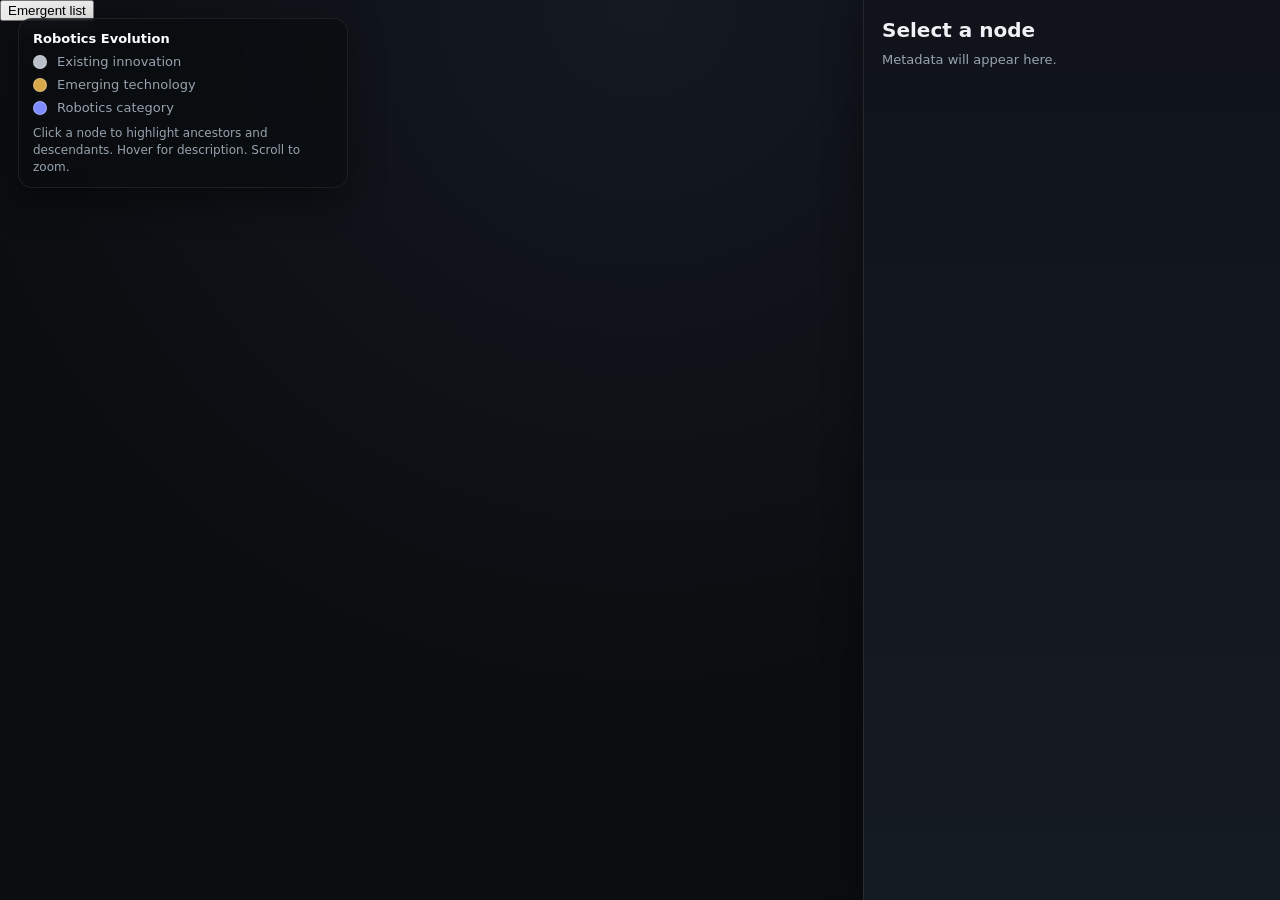
<file: index.html>
<!DOCTYPE html>
<html lang="en">
<head>
  <meta charset="UTF-8" />
  <meta name="viewport" content="width=device-width, initial-scale=1.0" />
  <title>Robotics Innovation Graph</title>

  <script src="https://d3js.org/d3.v7.min.js"></script>
  <style>
    :root{
      --bg:#0b0d10; --panel:#10141a; --panel2:#151b22; --text:#eef2f6; --muted:#97a3af;
      --existing:#b9c0ca; --emerging:#d7a94b; --category:#7f8cff; --accent:#d4af37;
      --shadow:0 12px 36px rgba(0,0,0,.45);
    }
    html,body{margin:0;width:100%;height:100%;overflow:hidden;background:radial-gradient(circle at top,#141922 0%,#0b0d10 62%);color:var(--text);font-family:Inter,ui-sans-serif,system-ui,-apple-system,BlinkMacSystemFont,"Segoe UI",sans-serif;}
    #app{display:flex;width:100vw;height:100vh;}
    #graph-wrap{flex:1;position:relative;overflow:hidden;}
    #sidebar{width:380px;min-width:320px;max-width:440px;background:linear-gradient(180deg,var(--panel) 0%,var(--panel2) 100%);border-left:1px solid rgba(255,255,255,.08);box-shadow:var(--shadow);padding:18px;overflow-y:auto;}
    #sidebar h2{margin:0 0 8px;font-size:20px;}
    #sidebar .sub{color:var(--muted);font-size:13px;margin-bottom:16px;line-height:1.5;}
    .meta-section{margin-bottom:18px;border-top:1px solid rgba(255,255,255,.08);padding-top:14px;}
    .meta-section h3{margin:0 0 8px;font-size:13px;text-transform:uppercase;letter-spacing:.08em;color:#cfd6df;}
    .kv{display:grid;grid-template-columns:130px 1fr;gap:8px 12px;font-size:13px;line-height:1.45;}
    .k{color:var(--muted);}
    .v{color:var(--text);white-space:pre-wrap;}
    #tooltip{position:absolute;pointer-events:none;opacity:0;background:rgba(8,10,13,.96);color:white;border:1px solid rgba(255,255,255,.12);border-radius:10px;padding:10px 12px;max-width:360px;font-size:13px;line-height:1.45;box-shadow:var(--shadow);transform:translate(12px,12px);z-index:10;}
    #legend{position:absolute;left:18px;top:18px;background:rgba(10,12,15,.75);backdrop-filter:blur(10px);border:1px solid rgba(255,255,255,.08);border-radius:14px;padding:12px 14px;box-shadow:var(--shadow);z-index:5;font-size:13px;}
    .legend-row{display:flex;align-items:center;gap:10px;margin-top:8px;color:var(--muted);}
    .swatch{width:12px;height:12px;border-radius:50%;border:1px solid rgba(255,255,255,.25);}
    #hint{margin-top:10px;font-size:12px;color:var(--muted);max-width:300px;line-height:1.4;}
    svg{width:100%;height:100%;display:block;}
    .cluster-band{fill:rgba(255,255,255,.02);stroke:rgba(255,255,255,.06);stroke-width:1;}
    .cluster-label{font-size:12px;fill:rgba(255,255,255,.35);letter-spacing:.06em;text-transform:uppercase;pointer-events:none;}
    .gridline{stroke:rgba(255,255,255,.06);stroke-width:1;}
    .axis-label{fill:rgba(255,255,255,.30);font-size:11px;}
    .link{fill:none;stroke:rgba(255,255,255,.2);stroke-width:1.25;opacity:.85;stroke-linecap:round;}
    .link.highlight{stroke:#ffffff;stroke-width:2.6;opacity:1;}
    .link.dim{opacity:.08;}
    .node{cursor:pointer;}
    .node circle{stroke:rgba(255,255,255,.35);stroke-width:1.2;filter:drop-shadow(0 6px 12px rgba(0,0,0,.4));}
    .node text{fill:var(--text);font-size:12px;pointer-events:none;paint-order:stroke;stroke:rgba(11,13,16,.9);stroke-width:4px;stroke-linejoin:round;}
    .node.highlight circle{stroke:#ffffff;stroke-width:2.2;}
    .node.selected circle{stroke:var(--accent);stroke-width:2.8;}
    .node.dim{opacity:.14;}
  </style>
</head>
<body>
<div id="app">
  <div id="graph-wrap">
    <button class="top-btn" onclick="window.location.href='robotics_emergent_list.html'">
  Emergent list
</button>
    <div id="legend">
      <div style="font-weight:600;color:#fff;">Robotics Evolution</div>
      <div class="legend-row"><span class="swatch" style="background:var(--existing)"></span> Existing innovation</div>
      <div class="legend-row"><span class="swatch" style="background:var(--emerging)"></span> Emerging technology</div>
      <div class="legend-row"><span class="swatch" style="background:var(--category)"></span> Robotics category</div>
      <div id="hint">Click a node to highlight ancestors and descendants. Hover for description. Scroll to zoom.</div>
    </div>
    <div id="tooltip"></div>
    <svg id="svg"></svg>
  </div>
  <aside id="sidebar">
    <h2 id="panel-title">Select a node</h2>
    <div class="sub" id="panel-sub">Metadata will appear here.</div>
    <div id="panel-content"></div>
  </aside>
</div>

<script>
const NODES = [
  { id: "Robotics", label: "Robotics", cluster: "Core", yearSort: 1952, node_type: "category", description: "Root concept for robotics knowledge graph.", parent: null },

  { id: "Acceleration", label: "Acceleration", cluster: "Foundation", yearSort: 1900, node_type: "physics", description: "Foundational kinematic quantity used throughout robotics motion analysis.", parent: "Robotics" },
  { id: "Analytical mechanics", label: "Analytical mechanics", cluster: "Foundation", yearSort: 1900, node_type: "math", description: "Mechanics framework using generalized coordinates and variational principles.", parent: "Robotics" },
  { id: "Appells equation of motion", label: "Appell's equation of motion", cluster: "Foundation", yearSort: 1900, node_type: "math", description: "Analytical mechanics formulation useful for constrained robotic dynamics.", parent: "Acceleration" },
  { id: "Angular acceleration", label: "Angular acceleration", cluster: "Foundation", yearSort: 1900, node_type: "physics", description: "Rate of change of angular velocity, used in robot joints and rotation control.", parent: "Acceleration" },
  { id: "Angular displacement", label: "Angular displacement", cluster: "Foundation", yearSort: 1900, node_type: "physics", description: "Rotation amount relative to an axis of rotation.", parent: "Acceleration" },
  { id: "Angular momentum", label: "Angular momentum", cluster: "Foundation", yearSort: 1900, node_type: "physics", description: "Conserved rotational quantity relevant to balance and manipulation dynamics.", parent: "Acceleration" },
  { id: "Angular velocity", label: "Angular velocity", cluster: "Foundation", yearSort: 1900, node_type: "physics", description: "Rotational speed measure used in articulated motion and kinematics.", parent: "Acceleration" },

  { id: "Automatic control", label: "Automatic control", cluster: "Foundation", yearSort: 1920, node_type: "control", description: "Feedback-based regulation of machines and processes.", parent: "Robotics" },
  { id: "Kinematics", label: "Kinematics", cluster: "Foundation", yearSort: 1920, node_type: "physics", description: "Study of motion that underpins robot position and trajectory analysis.", parent: "Robotics" },
  { id: "Manufacturing", label: "Manufacturing", cluster: "Foundation", yearSort: 1930, node_type: "industry", description: "Industrial production base that created the need for automation.", parent: "Robotics" },
  { id: "Manufacturing Engineering", label: "Manufacturing Engineering", cluster: "Foundation", yearSort: 1940, node_type: "engineering", description: "Methods for designing and integrating production systems.", parent: "Robotics" },
  { id: "Actuator", label: "Actuator", cluster: "Foundation", yearSort: 1950, node_type: "component", description: "Component that converts energy into movement.", parent: "Robotics" },
  { id: "Industrial automation", label: "Industrial automation", cluster: "Foundation", yearSort: 1960, node_type: "industry", description: "Automation of manufacturing and production processes.", parent: "Robotics" },
  { id: "Industrial robot", label: "Industrial robot", cluster: "Foundation", yearSort: 1960, node_type: "robot", description: "Robot designed for repetitive manufacturing tasks in structured environments.", parent: "Robotics" },
  { id: "Aerobot", label: "Aerobot", cluster: "Foundation", yearSort: 1980, node_type: "robot", description: "Robotic platform for atmospheric or aerospace use.", parent: "Robotics" },
  { id: "AI winter", label: "AI winter", cluster: "Foundation", yearSort: 1980, node_type: "trend", description: "Hype-cycle slowdown that pushed robotics toward practical incremental progress.", parent: "Robotics" },

  { id: "ABB", label: "ABB", cluster: "Industrial Robotics", yearSort: 1988, node_type: "company", description: "Industrial automation and robotics company with deep electrical engineering roots.", parent: "Robotics" },
  { id: "Robotic sensors", label: "Robotic sensors", cluster: "Control and Sensing", yearSort: 1990, node_type: "sensor", description: "Sensing systems that give robots information about motion and environment.", parent: "Robotics" },
  { id: "Accelerometer", label: "Accelerometer", cluster: "Control and Sensing", yearSort: 1997, node_type: "sensor", description: "Sensor for measuring acceleration, used in stabilization and mobile robots.", parent: "Acceleration" },

  { id: "ASIMO", label: "ASIMO", cluster: "Humanoid and Embodied", yearSort: 2000, node_type: "robot", description: "Honda humanoid robot demonstrating bipedal locomotion and navigation.", parent: "Robotics" },
  { id: "Adaptable robotics", label: "Adaptable robotics", cluster: "Industrial Robotics", yearSort: 2001, node_type: "robotics", description: "Robotics designed to adapt to changing tasks and environments.", parent: "Robotics" },
  { id: "3D scanning", label: "3D scanning", cluster: "Present", yearSort: 2000, node_type: "sensor", description: "Captures real-world geometry for robotic mapping and reconstruction.", parent: "Robotics" },
  { id: "3D printing", label: "3D printing", cluster: "Present", yearSort: 2000, node_type: "manufacturing", description: "Additive manufacturing that enables rapid prototyping and custom robot parts.", parent: "Robotics" },
  { id: "Ballbot", label: "Ballbot", cluster: "Present", yearSort: 2001, node_type: "robot", description: "Self-balancing mobile robot platform used in dynamic control research.", parent: "Robotics" },
  { id: "Bipedal robot", label: "Bipedal robot", cluster: "Present", yearSort: 1960, node_type: "robot", description: "Humanoid-locomotion category that connects early walking robots to modern humanoids.", parent: "Robotics" },
  { id: "Canadarm", label: "Canadarm", cluster: "Present", yearSort: 1981, node_type: "robot", description: "Space robotic arm that advanced remote manipulation in orbit.", parent: "Robotics" },
  { id: "Caterpillar tracks", label: "Caterpillar tracks", cluster: "Present", yearSort: 1960, node_type: "mobility", description: "Locomotion system that supports off-road and rugged-terrain robots.", parent: "Robotics" },
  { id: "Dextre", label: "Dextre", cluster: "Present", yearSort: 2008, node_type: "robot", description: "Space station dexterous manipulator for detailed maintenance tasks.", parent: "Robotics" },
  { id: "Epson micro helicopter robot", label: "Epson micro helicopter robot", cluster: "Present", yearSort: 2002, node_type: "robot", description: "Small aerial robot showing the diversity of mobile robot form factors.", parent: "Robotics" },
  { id: "EVE", label: "EVE", cluster: "Present", yearSort: 2022, node_type: "robot", description: "1X wheeled humanoid platform for logistics, security, and healthcare tasks.", parent: "Robotics" },
  { id: "Furby", label: "Furby", cluster: "Present", yearSort: 1998, node_type: "robot", description: "Interactive toy robot that helped popularize consumer-facing robotics.", parent: "Robotics" },
  { id: "Gyroscope", label: "Gyroscope", cluster: "Present", yearSort: 1990, node_type: "sensor", description: "Rotational sensor used in balance, stabilization, and navigation systems.", parent: "Acceleration" },
  { id: "Human-robot interaction", label: "Human-robot interaction", cluster: "Present", yearSort: 2010, node_type: "interaction", description: "Field focused on how people and robots communicate and coordinate safely.", parent: "Robotics" },
  { id: "Inverted pendulum dynamics", label: "Inverted pendulum dynamics", cluster: "Present", yearSort: 2000, node_type: "dynamics", description: "Core balance model underlying many legged and balancing robots.", parent: "Robotics" },
  { id: "Joint torque", label: "Joint torque", cluster: "Present", yearSort: 1990, node_type: "physics", description: "Rotational force at a joint that governs motion and load handling.", parent: "Robotics" },
  { id: "Lidar", label: "Lidar", cluster: "Present", yearSort: 2000, node_type: "sensor", description: "Distance-sensing technology used in mapping, navigation, and obstacle detection.", parent: "Robotics" },

  { id: "Agility Robotics", label: "Agility Robotics", cluster: "Humanoid and Embodied", yearSort: 2015, node_type: "company", description: "Robotics company known for dynamic bipedal systems and logistics-oriented robots.", parent: "Robotics" },
  { id: "Ai-Da", label: "Ai-Da", cluster: "Humanoid and Embodied", yearSort: 2019, node_type: "robot", description: "Humanoid robot artist demonstrating expressive and creative robotic systems.", parent: "Robotics" },
  { id: "1X Technologies", label: "1X Technologies", cluster: "Humanoid and Embodied", yearSort: 2026, node_type: "company", description: "Humanoid robotics company focused on embodied AI and bipedal systems.", parent: "Robotics" },
  { id: "AgiBot", label: "AgiBot", cluster: "Humanoid and Embodied", yearSort: 2023, node_type: "company", description: "Robotics company focused on adaptable humanoid and service robots.", parent: "Robotics" },

  { id: "Atlas", label: "Atlas", cluster: "Future-facing", yearSort: 2013, node_type: "robot", description: "Boston Dynamics humanoid robot platform used in advanced mobility research.", parent: "Robotics" },
  { id: "Atlas electric", label: "Atlas electric", cluster: "Future-facing", yearSort: 2024, node_type: "robot", description: "Electric Atlas model designed for mobile manipulation and advanced autonomy.", parent: "Robotics" },
  { id: "Artificial general intelligence", label: "Artificial general intelligence", cluster: "Future-facing", yearSort: 2024, node_type: "trend", description: "General intelligence concept that shapes future robotics expectations.", parent: "Robotics" },
  { id: "AI slop", label: "AI slop", cluster: "Future-facing", yearSort: 2023, node_type: "trend", description: "Low-quality AI-generated content that can degrade information ecosystems.", parent: "Robotics" },
  { id: "Anthropocene", label: "Anthropocene", cluster: "Future-facing", yearSort: 2030, node_type: "trend", description: "Human-shaped planetary context driving environmental robotics applications.", parent: "Robotics" },
  { id: "Autonomous mobile robot", label: "Autonomous mobile robot", cluster: "Future-facing", yearSort: 2030, node_type: "robot", description: "Mobile robot that navigates and acts with higher autonomy in dynamic environments.", parent: "Robotics" },
  { id: "Machine learning algorithms", label: "Machine learning algorithms", cluster: "Future-facing", yearSort: 2015, node_type: "ai", description: "Learning methods that increasingly drive robot perception and control.", parent: "Robotics" },
  { id: "Mechanical automata", label: "Mechanical automata", cluster: "Future-facing", yearSort: 1900, node_type: "robotics", description: "Historical precursor showing programmable motion and early embodied machines.", parent: "Robotics" },
  { id: "Multi-robot coordination", label: "Multi-robot coordination", cluster: "Future-facing", yearSort: 2020, node_type: "swarm", description: "Coordinated behavior across multiple robots working toward shared goals.", parent: "Robotics" },
  { id: "Near-space robot", label: "Near-space robot", cluster: "Future-facing", yearSort: 2030, node_type: "robot", description: "Robot designed for high-altitude and extreme-environment operation.", parent: "Robotics" },
  { id: "Open-world manipulation", label: "Open-world manipulation", cluster: "Future-facing", yearSort: 2030, node_type: "manipulation", description: "Manipulation in unstructured, changing environments with incomplete prior knowledge.", parent: "Robotics" },
  { id: "Predictive maintenance", label: "Predictive maintenance", cluster: "Future-facing", yearSort: 2025, node_type: "operations", description: "Robotics operations concept using telemetry to prevent failures before they occur.", parent: "Robotics" },
  { id: "QX", label: "QX", cluster: "Future-facing", yearSort: 2009, node_type: "robot", description: "Telepresence robot showing remote-presence and service-robot evolution.", parent: "Robotics" },
  { id: "Real-time navigation", label: "Real-time navigation", cluster: "Future-facing", yearSort: 2020, node_type: "navigation", description: "On-the-fly movement planning for dynamic and partially known environments.", parent: "Robotics" },
  { id: "Sensor fusion", label: "Sensor fusion", cluster: "Future-facing", yearSort: 2010, node_type: "perception", description: "Combining multiple sensing modalities to improve robot understanding.", parent: "Robotics" },
  { id: "Teleoperation", label: "Teleoperation", cluster: "Future-facing", yearSort: 2015, node_type: "control", description: "Remote control mode that bridges human oversight and robotic execution.", parent: "Robotics" },
  { id: "Universal robots", label: "Universal robots", cluster: "Future-facing", yearSort: 2010, node_type: "company", description: "Collaborative robotics company associated with flexible industrial deployment.", parent: "Robotics" }
];

const LINKS = [
  { source: "Robotics", target: "Acceleration", relationship: "foundation" },
  { source: "Robotics", target: "Analytical mechanics", relationship: "foundation" },
  { source: "Robotics", target: "Automatic control", relationship: "foundation" },
  { source: "Robotics", target: "Kinematics", relationship: "foundation" },
  { source: "Robotics", target: "Manufacturing", relationship: "foundation" },
  { source: "Robotics", target: "Manufacturing Engineering", relationship: "foundation" },
  { source: "Robotics", target: "Actuator", relationship: "foundation" },
  { source: "Robotics", target: "Industrial automation", relationship: "foundation" },
  { source: "Robotics", target: "Industrial robot", relationship: "foundation" },
  { source: "Robotics", target: "Aerobot", relationship: "foundation" },
  { source: "Robotics", target: "AI winter", relationship: "historical context" },
  { source: "Robotics", target: "ABB", relationship: "industrial robotics" },
  { source: "Robotics", target: "Robotic sensors", relationship: "foundation" },
  { source: "Robotics", target: "Accelerometer", relationship: "sensor basis" },
  { source: "Robotics", target: "Adaptable robotics", relationship: "evolution" },
  { source: "Robotics", target: "ASIMO", relationship: "humanoid robotics" },

  { source: "Robotics", target: "3D scanning", relationship: "present technology" },
  { source: "Robotics", target: "3D printing", relationship: "present technology" },
  { source: "Robotics", target: "Agility Robotics", relationship: "humanoid robotics" },
  { source: "Robotics", target: "Ai-Da", relationship: "humanoid robotics" },
  { source: "Robotics", target: "1X Technologies", relationship: "humanoid robotics" },
  { source: "Robotics", target: "AgiBot", relationship: "humanoid robotics" },
  { source: "Robotics", target: "Atlas", relationship: "future" },
  { source: "Robotics", target: "Atlas electric", relationship: "future" },
  { source: "Robotics", target: "Artificial general intelligence", relationship: "future" },
  { source: "Robotics", target: "AI slop", relationship: "future context" },
  { source: "Robotics", target: "Anthropocene", relationship: "future context" },
  { source: "Robotics", target: "Autonomous mobile robot", relationship: "future" },

  { source: "Robotics", target: "Bipedal robot", relationship: "mobility" },
  { source: "Robotics", target: "Ballbot", relationship: "mobility" },
  { source: "Robotics", target: "Caterpillar tracks", relationship: "locomotion" },
  { source: "Robotics", target: "Canadarm", relationship: "manipulation" },
  { source: "Robotics", target: "Dextre", relationship: "dexterous manipulation" },
  { source: "Robotics", target: "EVE", relationship: "present humanoid" },
  { source: "Robotics", target: "Epson micro helicopter robot", relationship: "mobile robotics" },
  { source: "Robotics", target: "Furby", relationship: "consumer robotics" },
  { source: "Robotics", target: "Gyroscope", relationship: "sensor basis" },
  { source: "Robotics", target: "Human-robot interaction", relationship: "interaction" },
  { source: "Robotics", target: "Inverted pendulum dynamics", relationship: "balance model" },
  { source: "Robotics", target: "Joint torque", relationship: "dynamics" },
  { source: "Robotics", target: "Lidar", relationship: "navigation sensor" },

  { source: "Robotics", target: "Mechanical automata", relationship: "historical precursor" },
  { source: "Robotics", target: "Machine learning algorithms", relationship: "future AI" },
  { source: "Robotics", target: "Multi-robot coordination", relationship: "future systems" },
  { source: "Robotics", target: "Near-space robot", relationship: "future environment" },
  { source: "Robotics", target: "Open-world manipulation", relationship: "future capability" },
  { source: "Robotics", target: "Predictive maintenance", relationship: "future operations" },
  { source: "Robotics", target: "QX", relationship: "telepresence" },
  { source: "Robotics", target: "Real-time navigation", relationship: "future navigation" },
  { source: "Robotics", target: "Sensor fusion", relationship: "perception" },
  { source: "Robotics", target: "Teleoperation", relationship: "remote control" },
  { source: "Robotics", target: "Universal robots", relationship: "collaborative robotics" },

  { source: "Acceleration", target: "Angular acceleration", relationship: "related concept" },
  { source: "Acceleration", target: "Angular displacement", relationship: "related concept" },
  { source: "Acceleration", target: "Angular momentum", relationship: "related concept" },
  { source: "Acceleration", target: "Angular velocity", relationship: "related concept" },
  { source: "Acceleration", target: "Accelerometer", relationship: "sensor basis" },
  { source: "Acceleration", target: "Appells equation of motion", relationship: "dynamics formulation" }
];

const svg = d3.select("#svg");
const wrap = document.getElementById("graph-wrap");
const tooltip = document.getElementById("tooltip");
const sidebarTitle = document.getElementById("panel-title");
const sidebarSub = document.getElementById("panel-sub");
const sidebarContent = document.getElementById("panel-content");

const gRoot = svg.append("g");
const gBands = gRoot.append("g");
const gGrid = gRoot.append("g");
const gLinks = gRoot.append("g");
const gNodes = gRoot.append("g");
const gLabels = gRoot.append("g");

svg.call(
  d3.zoom()
    .scaleExtent([0.35, 2.5])
    .on("zoom", event => gRoot.attr("transform", event.transform))
);

let nodeById = new Map(NODES.map(d => [d.id, d]));
let selectedId = null;

function escapeHtml(s){ return String(s).replace(/[&<>"']/g,m=>({ "&":"&amp;","<":"&lt;",">":"&gt;",'"':"&quot;","'":"&#39;" }[m])); }

function updateSidebar(d){
  sidebarTitle.textContent = d.label;
  sidebarSub.textContent = `${d.cluster} • ${d.yearSort}`;
  sidebarContent.innerHTML = `
    <div class="meta-section"><h3>Description</h3><div class="v">${escapeHtml(d.description || "")}</div></div>
    <div class="meta-section"><h3>Metadata</h3><div class="kv">
      ${Object.entries(d).map(([k,v]) => `<div class="k">${escapeHtml(k)}</div><div class="v">${escapeHtml(v === null ? "null" : String(v))}</div>`).join("")}
    </div></div>`;
}

function render(){
  const w = wrap.clientWidth, h = wrap.clientHeight;
  const margin = { top: 90, right: 40, bottom: 55, left: 40 };
  const innerW = Math.max(400, w - margin.left - margin.right);
  const innerH = Math.max(300, h - margin.top - margin.bottom);

  svg.attr("viewBox", [0,0,w,h]);
  gRoot.attr("transform", `translate(${margin.left},${margin.top})`);

  const xScale = d3.scaleLinear().domain(d3.extent(NODES, d => d.yearSort)).range([90, innerW - 100]);
  const clusters = Array.from(d3.group(NODES, d => d.cluster), ([key, vals]) => ({ key, vals }));
  const yScale = d3.scaleBand().domain(clusters.map(d => d.key)).range([20, innerH - 30]).padding(0.28);

  NODES.forEach(n => { n.x = xScale(n.yearSort); n.y = yScale(n.cluster) + yScale.bandwidth()/2; });

  gBands.selectAll("*").remove();
  gGrid.selectAll("*").remove();
  gLinks.selectAll("*").remove();
  gNodes.selectAll("*").remove();
  gLabels.selectAll("*").remove();

  gBands.selectAll("rect").data(clusters).enter().append("rect")
    .attr("class","cluster-band")
    .attr("x",0)
    .attr("y",d => yScale(d.key)-12)
    .attr("width",innerW)
    .attr("height",yScale.bandwidth()+24)
    .attr("rx",16)
    .attr("ry",16);

  gLabels.selectAll("text").data(clusters).enter().append("text")
    .attr("class","cluster-label")
    .attr("x",10)
    .attr("y",d => yScale(d.key)-16)
    .text(d => d.key);

  const ticks = xScale.ticks(8);
  gGrid.selectAll("line").data(ticks).enter().append("line")
    .attr("class","gridline")
    .attr("x1",d => xScale(d))
    .attr("x2",d => xScale(d))
    .attr("y1",-8)
    .attr("y2",innerH+10);

  gGrid.selectAll("text").data(ticks).enter().append("text")
    .attr("class","axis-label")
    .attr("x",d => xScale(d))
    .attr("y",innerH+32)
    .attr("text-anchor","middle")
    .text(d => d);

  const curve = d => {
    const s = nodeById.get(d.source);
    const t = nodeById.get(d.target);
    if (!s || !t) return "";
    const dx = Math.max(22, Math.abs(t.x - s.x) * 0.45);
    return `M${s.x},${s.y} C${s.x + dx},${s.y} ${t.x - dx},${t.y} ${t.x},${t.y}`;
  };

  const linkSel = gLinks.selectAll("path").data(LINKS).enter().append("path")
    .attr("class","link")
    .attr("d",curve);

  const nodeSel = gNodes.selectAll("g").data(NODES).enter().append("g")
    .attr("class","node")
    .attr("transform",d => `translate(${d.x},${d.y})`)
    .on("mousemove",(event,d) => {
      tooltip.style.opacity = 1;
      tooltip.style.left = event.offsetX + "px";
      tooltip.style.top = event.offsetY + "px";
      tooltip.innerHTML = `<strong>${escapeHtml(d.label)}</strong><br>${escapeHtml(d.description || "")}`;
    })
    .on("mouseleave",() => { tooltip.style.opacity = 0; })
    .on("click",(event,d) => {
      event.stopPropagation();
      selectedId = d.id;
      updateHighlights();
      updateSidebar(d);
    });

  nodeSel.append("circle")
    .attr("r", d => 9 + Math.min(10, (LINKS.filter(l => l.source === d.id || l.target === d.id).length) * 0.7))
    .attr("fill", d => d.node_type === "category"
      ? getComputedStyle(document.documentElement).getPropertyValue("--category").trim()
      : d.yearSort >= 2020
        ? getComputedStyle(document.documentElement).getPropertyValue("--emerging").trim()
        : getComputedStyle(document.documentElement).getPropertyValue("--existing").trim());

  nodeSel.append("text")
    .attr("x",12)
    .attr("y",4)
    .text(d => d.label);

  function updateHighlights(){
    const selected = selectedId ? nodeById.get(selectedId) : null;
    const active = new Set([selectedId]);

    if (selected) {
      LINKS.forEach(l => {
        if (l.source === selected.id) active.add(l.target);
        if (l.target === selected.id) active.add(l.source);
      });
    }

    nodeSel.classed("highlight", d => selected && active.has(d.id))
      .classed("selected", d => selected && d.id === selected.id)
      .classed("dim", d => selected && !active.has(d.id));

    linkSel.classed("highlight", d => selected && (d.source === selected.id || d.target === selected.id))
      .classed("dim", d => selected && !(d.source === selected.id || d.target === selected.id));
  }

  updateHighlights();

  svg.on("click", () => {
    selectedId = null;
    sidebarTitle.textContent = "Select a node";
    sidebarSub.textContent = "Metadata will appear here.";
    sidebarContent.innerHTML = "";
    updateHighlights();
  });
}

render();
</script>
</body>
</html>
</file>
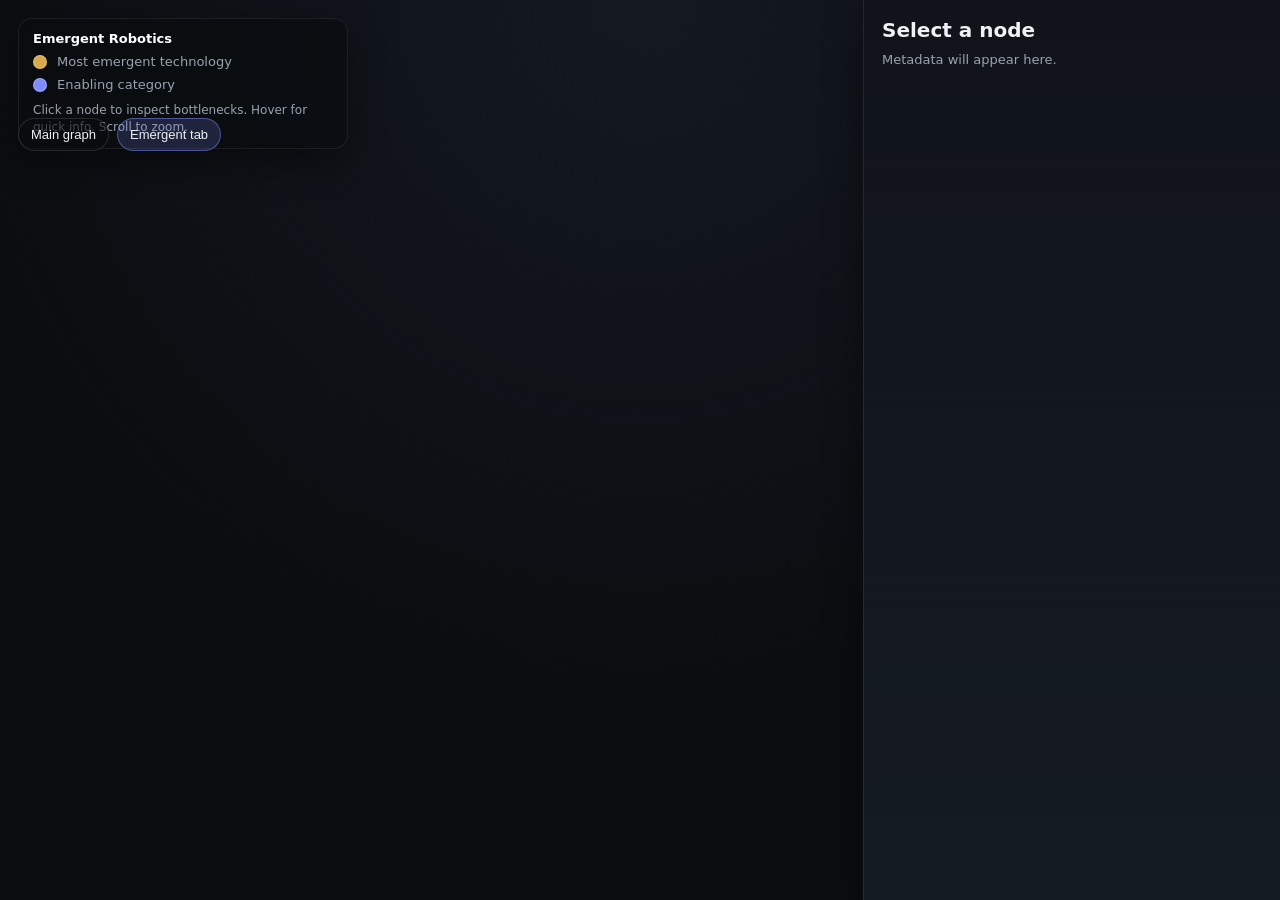
<file: robotics_emergent.html>
<!DOCTYPE html>
<html lang="en">
<head>
  <meta charset="UTF-8" />
  <meta name="viewport" content="width=device-width, initial-scale=1.0" />
  <title>Robotics Innovation Graph — Emergent</title>
  <link rel="stylesheet" href="robotics_emergent.css" />
  <script src="https://d3js.org/d3.v7.min.js"></script>
</head>
<body>
<div id="app">
  <div id="graph-wrap">
    <div id="legend">
      <div style="font-weight:600;color:#fff;">Emergent Robotics</div>
      <div class="legend-row"><span class="swatch" style="background:var(--emerging)"></span> Most emergent technology</div>
      <div class="legend-row"><span class="swatch" style="background:var(--category)"></span> Enabling category</div>
      <div id="hint">Click a node to inspect bottlenecks. Hover for quick info. Scroll to zoom.</div>
    </div>
    <div class="tabbar">
      <button class="tab" onclick="window.location.href='index.html'">Main graph</button>
      <button class="tab active">Emergent tab</button>
    </div>
    <div id="tooltip"></div>
    <svg id="svg"></svg>
  </div>
  <aside id="sidebar">
    <h2 id="panel-title">Select a node</h2>
    <div class="sub" id="panel-sub">Metadata will appear here.</div>
    <div id="panel-content"></div>
  </aside>
</div>
<script src="robotics_emergent.js"></script>
</body>
</html>
</file>
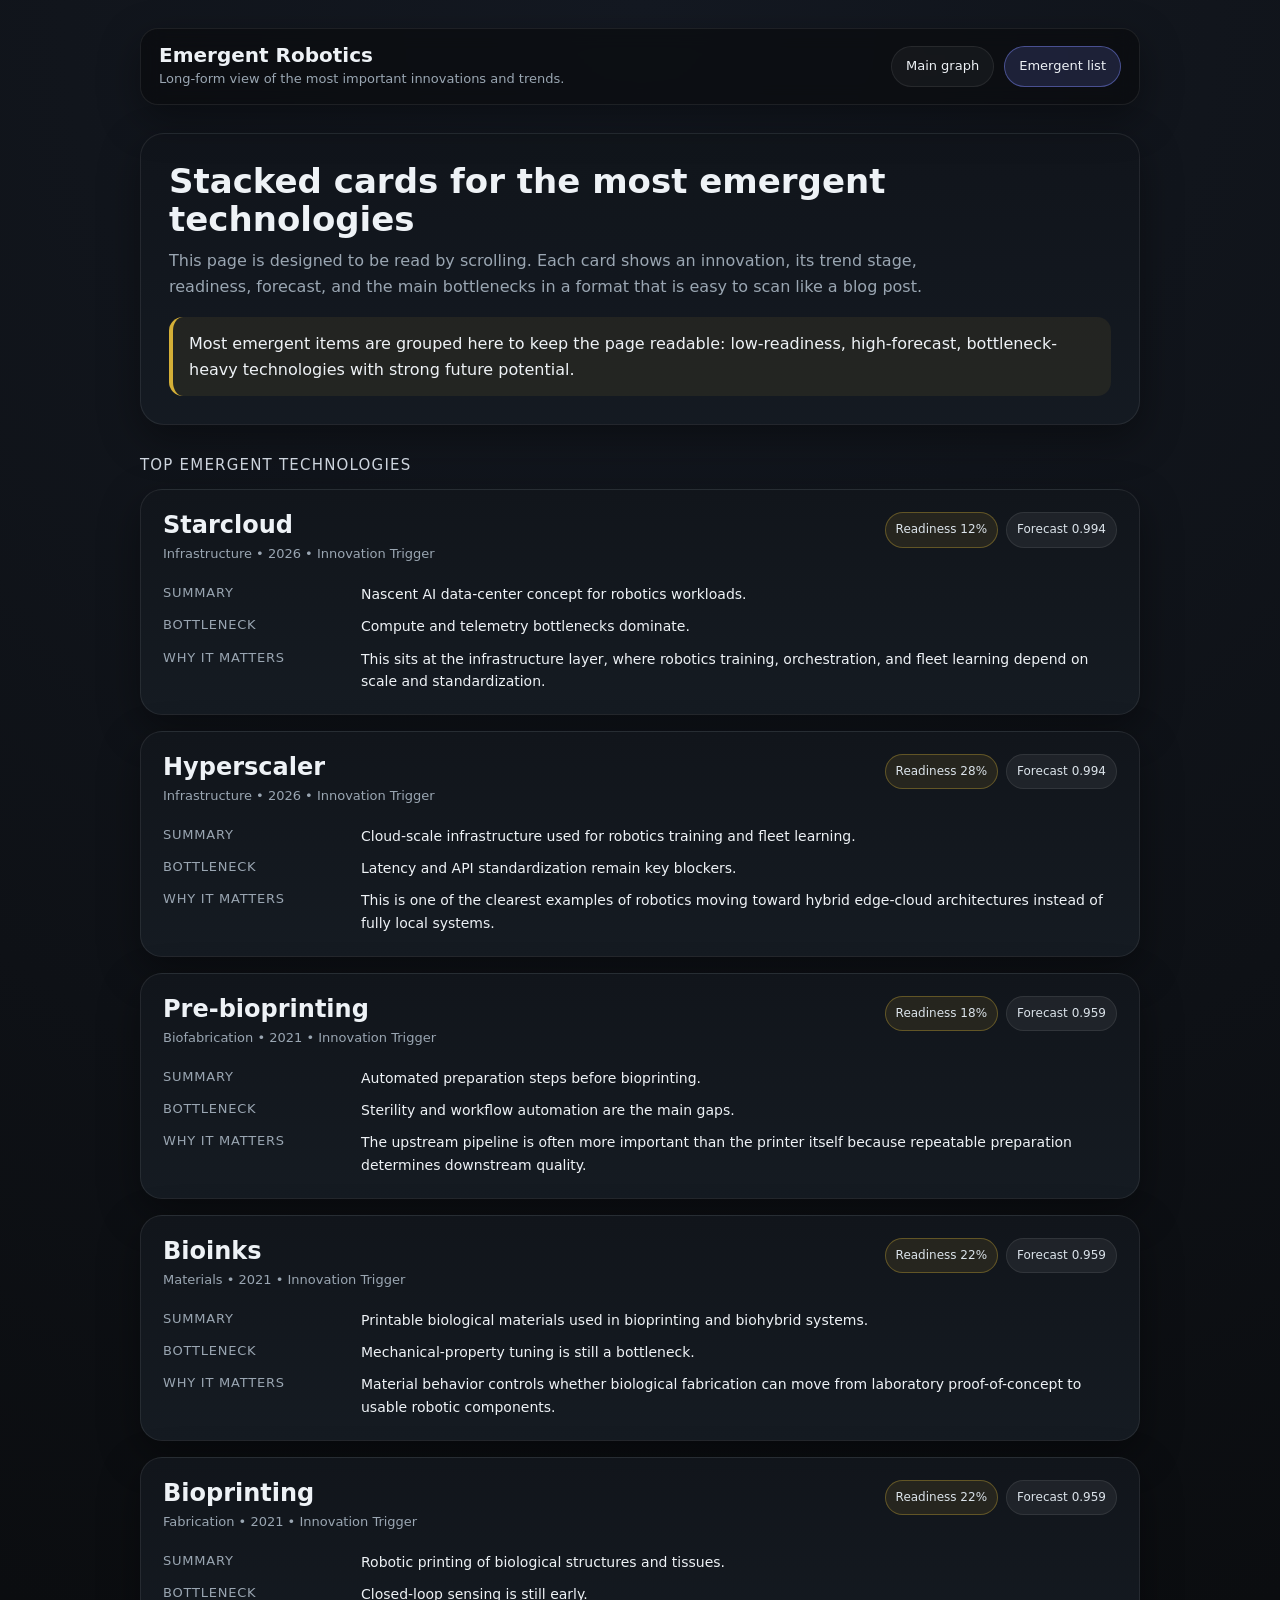
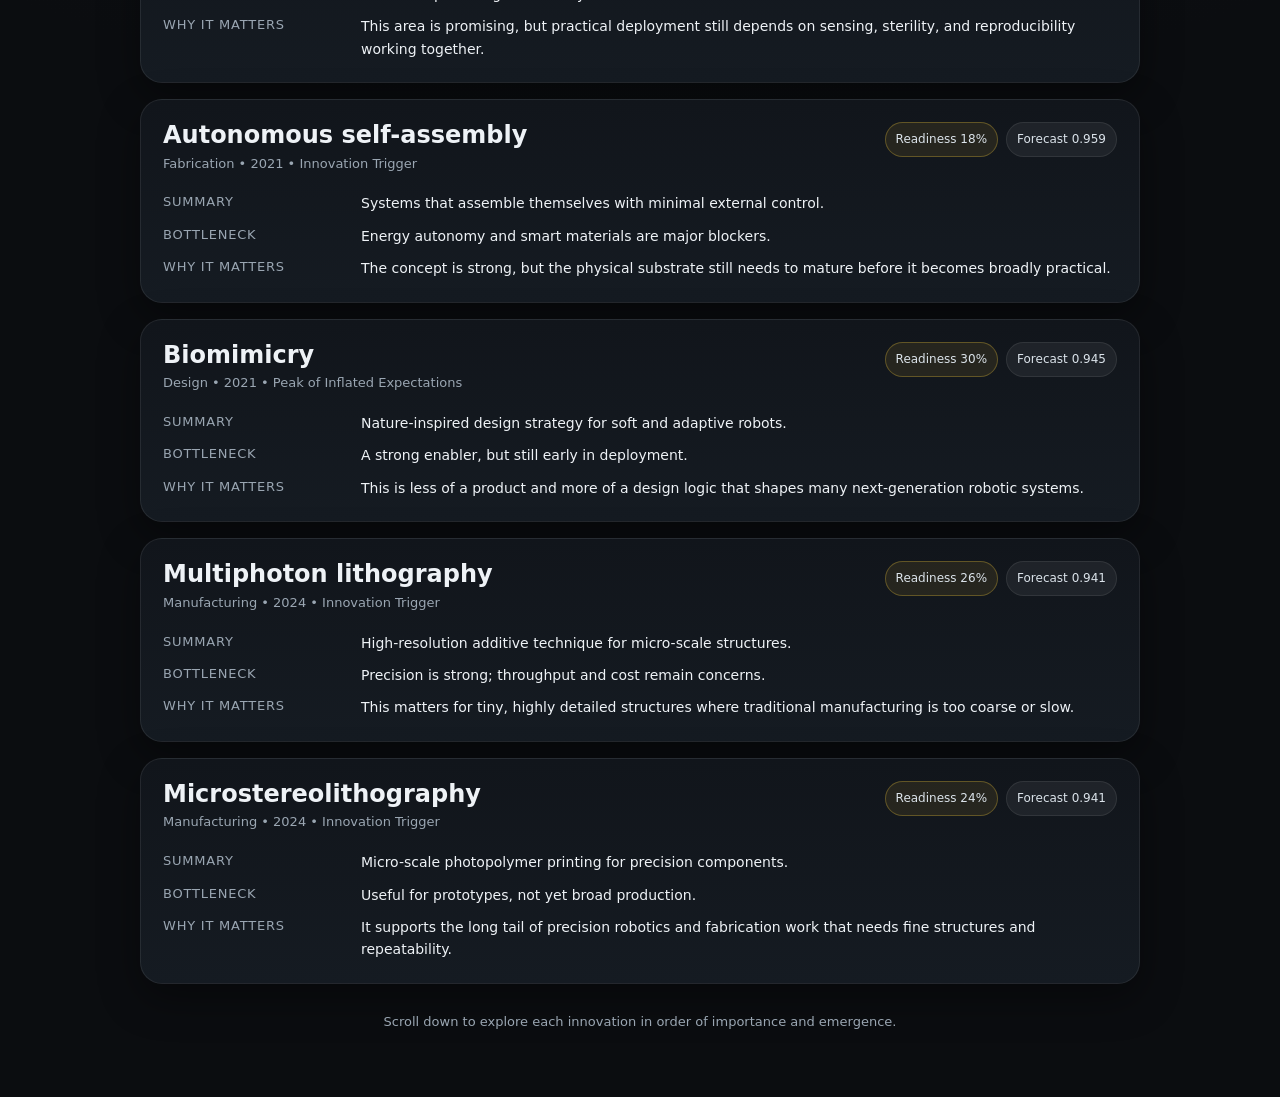
<file: robotics_emergent_list.html>
<!DOCTYPE html>
<html lang="en">
<head>
  <meta charset="UTF-8" />
  <meta name="viewport" content="width=device-width, initial-scale=1.0" />
  <title>Emergent Robotics — Long Form</title>
  <style>
    :root{
      --bg:#0b0d10;
      --panel:#11151b;
      --panel2:#151b22;
      --text:#eef2f6;
      --muted:#9aa6b2;
      --line:rgba(255,255,255,.08);
      --accent:#d4af37;
      --accent2:#7f8cff;
      --shadow:0 14px 40px rgba(0,0,0,.38);
      --chip:rgba(255,255,255,.06);
    }
    *{box-sizing:border-box}
    html,body{margin:0;padding:0;background:radial-gradient(circle at top,#141922 0%,#0b0d10 62%);color:var(--text);font-family:Inter,ui-sans-serif,system-ui,-apple-system,BlinkMacSystemFont,"Segoe UI",sans-serif;line-height:1.6}
    a{color:inherit;text-decoration:none}
    .wrap{max-width:1040px;margin:0 auto;padding:28px 20px 64px}
    .topbar{
      display:flex;justify-content:space-between;align-items:center;gap:16px;
      padding:14px 18px;border:1px solid var(--line);border-radius:18px;
      background:rgba(10,12,15,.72);backdrop-filter:blur(10px);box-shadow:var(--shadow);
      position:sticky;top:18px;z-index:10
    }
    .brand{display:flex;flex-direction:column;gap:2px}
    .brand h1{margin:0;font-size:20px;line-height:1.2}
    .brand p{margin:0;color:var(--muted);font-size:13px}
    .nav{display:flex;gap:10px;flex-wrap:wrap}
    .pill{
      padding:9px 14px;border-radius:999px;border:1px solid var(--line);
      background:rgba(255,255,255,.04);font-size:13px;white-space:nowrap
    }
    .pill.active{border-color:rgba(127,140,255,.45);background:rgba(127,140,255,.16)}
    .hero{
      margin:28px 0 22px;padding:28px;border:1px solid var(--line);border-radius:24px;
      background:linear-gradient(180deg,rgba(17,21,27,.96),rgba(21,27,34,.96));box-shadow:var(--shadow)
    }
    .hero h2{margin:0 0 10px;font-size:34px;line-height:1.12}
    .hero p{margin:0;color:var(--muted);max-width:78ch}
    .callout{
      margin-top:18px;padding:14px 16px;border-left:4px solid var(--accent);background:rgba(212,175,55,.08);
      border-radius:14px;color:var(--text)
    }
    .section-title{
      margin:28px 0 12px;font-size:15px;letter-spacing:.08em;text-transform:uppercase;color:#cfd6df
    }
    .grid{display:grid;grid-template-columns:1fr;gap:16px}
    .card{
      border:1px solid var(--line);border-radius:22px;background:linear-gradient(180deg,var(--panel),var(--panel2));
      box-shadow:var(--shadow);padding:22px
    }
    .card-head{display:flex;justify-content:space-between;gap:14px;align-items:flex-start;flex-wrap:wrap}
    .title{display:flex;flex-direction:column;gap:4px}
    .title h3{margin:0;font-size:24px;line-height:1.15}
    .title .sub{color:var(--muted);font-size:13px}
    .chips{display:flex;gap:8px;flex-wrap:wrap}
    .chip{
      padding:7px 10px;border-radius:999px;background:var(--chip);border:1px solid var(--line);
      color:#dbe3ea;font-size:12px;white-space:nowrap
    }
    .accent{border-color:rgba(212,175,55,.35);background:rgba(212,175,55,.10)}
    .row{display:grid;grid-template-columns:180px 1fr;gap:10px 18px;margin-top:18px}
    .k{color:var(--muted);font-size:13px;text-transform:uppercase;letter-spacing:.06em}
    .v{font-size:14px;color:var(--text)}
    .v p{margin:0 0 10px}
    .v p:last-child{margin-bottom:0}
    .trend{
      margin-top:18px;padding:16px;border:1px solid var(--line);border-radius:16px;background:rgba(255,255,255,.03)
    }
    .trend strong{display:block;margin-bottom:6px}
    .note{
      margin-top:18px;padding-top:16px;border-top:1px solid var(--line);color:var(--muted);font-size:13px
    }
    .footer{
      margin-top:28px;color:var(--muted);font-size:13px;text-align:center
    }
    @media (max-width:720px){
      .topbar{position:static}
      .hero h2{font-size:28px}
      .row{grid-template-columns:1fr}
      .card-head{flex-direction:column}
    }
  </style>
</head>
<body>
  <div class="wrap">
    <header class="topbar">
      <div class="brand">
        <h1>Emergent Robotics</h1>
        <p>Long-form view of the most important innovations and trends.</p>
      </div>
      <nav class="nav">
        <a class="pill" href="robotics_knowledge_graph_clean.html">Main graph</a>
        <a class="pill active" href="robotics_emergent_list.html">Emergent list</a>
      </nav>
    </header>

    <section class="hero">
      <h2>Stacked cards for the most emergent technologies</h2>
      <p>
        This page is designed to be read by scrolling. Each card shows an innovation, its trend stage,
        readiness, forecast, and the main bottlenecks in a format that is easy to scan like a blog post.
      </p>
      <div class="callout">
        Most emergent items are grouped here to keep the page readable: low-readiness, high-forecast,
        bottleneck-heavy technologies with strong future potential.
      </div>
    </section>

    <div class="section-title">Top emergent technologies</div>

    <main class="grid">
      <article class="card">
        <div class="card-head">
          <div class="title">
            <h3>Starcloud</h3>
            <div class="sub">Infrastructure • 2026 • Innovation Trigger</div>
          </div>
          <div class="chips">
            <span class="chip accent">Readiness 12%</span>
            <span class="chip">Forecast 0.994</span>
          </div>
        </div>
        <div class="row">
          <div class="k">Summary</div>
          <div class="v">Nascent AI data-center concept for robotics workloads.</div>

          <div class="k">Bottleneck</div>
          <div class="v">Compute and telemetry bottlenecks dominate.</div>

          <div class="k">Why it matters</div>
          <div class="v">This sits at the infrastructure layer, where robotics training, orchestration, and fleet learning depend on scale and standardization.</div>
        </div>
      </article>

      <article class="card">
        <div class="card-head">
          <div class="title">
            <h3>Hyperscaler</h3>
            <div class="sub">Infrastructure • 2026 • Innovation Trigger</div>
          </div>
          <div class="chips">
            <span class="chip accent">Readiness 28%</span>
            <span class="chip">Forecast 0.994</span>
          </div>
        </div>
        <div class="row">
          <div class="k">Summary</div>
          <div class="v">Cloud-scale infrastructure used for robotics training and fleet learning.</div>

          <div class="k">Bottleneck</div>
          <div class="v">Latency and API standardization remain key blockers.</div>

          <div class="k">Why it matters</div>
          <div class="v">This is one of the clearest examples of robotics moving toward hybrid edge-cloud architectures instead of fully local systems.</div>
        </div>
      </article>

      <article class="card">
        <div class="card-head">
          <div class="title">
            <h3>Pre-bioprinting</h3>
            <div class="sub">Biofabrication • 2021 • Innovation Trigger</div>
          </div>
          <div class="chips">
            <span class="chip accent">Readiness 18%</span>
            <span class="chip">Forecast 0.959</span>
          </div>
        </div>
        <div class="row">
          <div class="k">Summary</div>
          <div class="v">Automated preparation steps before bioprinting.</div>

          <div class="k">Bottleneck</div>
          <div class="v">Sterility and workflow automation are the main gaps.</div>

          <div class="k">Why it matters</div>
          <div class="v">The upstream pipeline is often more important than the printer itself because repeatable preparation determines downstream quality.</div>
        </div>
      </article>

      <article class="card">
        <div class="card-head">
          <div class="title">
            <h3>Bioinks</h3>
            <div class="sub">Materials • 2021 • Innovation Trigger</div>
          </div>
          <div class="chips">
            <span class="chip accent">Readiness 22%</span>
            <span class="chip">Forecast 0.959</span>
          </div>
        </div>
        <div class="row">
          <div class="k">Summary</div>
          <div class="v">Printable biological materials used in bioprinting and biohybrid systems.</div>

          <div class="k">Bottleneck</div>
          <div class="v">Mechanical-property tuning is still a bottleneck.</div>

          <div class="k">Why it matters</div>
          <div class="v">Material behavior controls whether biological fabrication can move from laboratory proof-of-concept to usable robotic components.</div>
        </div>
      </article>

      <article class="card">
        <div class="card-head">
          <div class="title">
            <h3>Bioprinting</h3>
            <div class="sub">Fabrication • 2021 • Innovation Trigger</div>
          </div>
          <div class="chips">
            <span class="chip accent">Readiness 22%</span>
            <span class="chip">Forecast 0.959</span>
          </div>
        </div>
        <div class="row">
          <div class="k">Summary</div>
          <div class="v">Robotic printing of biological structures and tissues.</div>

          <div class="k">Bottleneck</div>
          <div class="v">Closed-loop sensing is still early.</div>

          <div class="k">Why it matters</div>
          <div class="v">This area is promising, but practical deployment still depends on sensing, sterility, and reproducibility working together.</div>
        </div>
      </article>

      <article class="card">
        <div class="card-head">
          <div class="title">
            <h3>Autonomous self-assembly</h3>
            <div class="sub">Fabrication • 2021 • Innovation Trigger</div>
          </div>
          <div class="chips">
            <span class="chip accent">Readiness 18%</span>
            <span class="chip">Forecast 0.959</span>
          </div>
        </div>
        <div class="row">
          <div class="k">Summary</div>
          <div class="v">Systems that assemble themselves with minimal external control.</div>

          <div class="k">Bottleneck</div>
          <div class="v">Energy autonomy and smart materials are major blockers.</div>

          <div class="k">Why it matters</div>
          <div class="v">The concept is strong, but the physical substrate still needs to mature before it becomes broadly practical.</div>
        </div>
      </article>

      <article class="card">
        <div class="card-head">
          <div class="title">
            <h3>Biomimicry</h3>
            <div class="sub">Design • 2021 • Peak of Inflated Expectations</div>
          </div>
          <div class="chips">
            <span class="chip accent">Readiness 30%</span>
            <span class="chip">Forecast 0.945</span>
          </div>
        </div>
        <div class="row">
          <div class="k">Summary</div>
          <div class="v">Nature-inspired design strategy for soft and adaptive robots.</div>

          <div class="k">Bottleneck</div>
          <div class="v">A strong enabler, but still early in deployment.</div>

          <div class="k">Why it matters</div>
          <div class="v">This is less of a product and more of a design logic that shapes many next-generation robotic systems.</div>
        </div>
      </article>

      <article class="card">
        <div class="card-head">
          <div class="title">
            <h3>Multiphoton lithography</h3>
            <div class="sub">Manufacturing • 2024 • Innovation Trigger</div>
          </div>
          <div class="chips">
            <span class="chip accent">Readiness 26%</span>
            <span class="chip">Forecast 0.941</span>
          </div>
        </div>
        <div class="row">
          <div class="k">Summary</div>
          <div class="v">High-resolution additive technique for micro-scale structures.</div>

          <div class="k">Bottleneck</div>
          <div class="v">Precision is strong; throughput and cost remain concerns.</div>

          <div class="k">Why it matters</div>
          <div class="v">This matters for tiny, highly detailed structures where traditional manufacturing is too coarse or slow.</div>
        </div>
      </article>

      <article class="card">
        <div class="card-head">
          <div class="title">
            <h3>Microstereolithography</h3>
            <div class="sub">Manufacturing • 2024 • Innovation Trigger</div>
          </div>
          <div class="chips">
            <span class="chip accent">Readiness 24%</span>
            <span class="chip">Forecast 0.941</span>
          </div>
        </div>
        <div class="row">
          <div class="k">Summary</div>
          <div class="v">Micro-scale photopolymer printing for precision components.</div>

          <div class="k">Bottleneck</div>
          <div class="v">Useful for prototypes, not yet broad production.</div>

          <div class="k">Why it matters</div>
          <div class="v">It supports the long tail of precision robotics and fabrication work that needs fine structures and repeatability.</div>
        </div>
      </article>
    </main>

    <div class="footer">
      Scroll down to explore each innovation in order of importance and emergence.
    </div>
  </div>
</body>
</html>
</file>
<file: robotics_emergent.css>
:root{
  --bg:#0b0d10;
  --panel:#10141a;
  --panel2:#151b22;
  --text:#eef2f6;
  --muted:#97a3af;
  --existing:#b9c0ca;
  --emerging:#d7a94b;
  --category:#7f8cff;
  --accent:#d4af37;
  --shadow:0 12px 36px rgba(0,0,0,.45);
}

html,body{
  margin:0;
  width:100%;
  height:100%;
  overflow:hidden;
  background:radial-gradient(circle at top,#141922 0%,#0b0d10 62%);
  color:var(--text);
  font-family:Inter,ui-sans-serif,system-ui,-apple-system,BlinkMacSystemFont,"Segoe UI",sans-serif;
}

#app{
  display:flex;
  width:100vw;
  height:100vh;
}

#graph-wrap{
  flex:1;
  position:relative;
  overflow:hidden;
}

#sidebar{
  width:380px;
  min-width:320px;
  max-width:440px;
  background:linear-gradient(180deg,var(--panel) 0%,var(--panel2) 100%);
  border-left:1px solid rgba(255,255,255,.08);
  box-shadow:var(--shadow);
  padding:18px;
  overflow-y:auto;
}

#sidebar h2{
  margin:0 0 8px;
  font-size:20px;
}

#sidebar .sub{
  color:var(--muted);
  font-size:13px;
  margin-bottom:16px;
  line-height:1.5;
}

.meta-section{
  margin-bottom:18px;
  border-top:1px solid rgba(255,255,255,.08);
  padding-top:14px;
}

.meta-section h3{
  margin:0 0 8px;
  font-size:13px;
  text-transform:uppercase;
  letter-spacing:.08em;
  color:#cfd6df;
}

.kv{
  display:grid;
  grid-template-columns:130px 1fr;
  gap:8px 12px;
  font-size:13px;
  line-height:1.45;
}

.k{
  color:var(--muted);
}

.v{
  color:var(--text);
  white-space:pre-wrap;
}

#tooltip{
  position:absolute;
  pointer-events:none;
  opacity:0;
  background:rgba(8,10,13,.96);
  color:white;
  border:1px solid rgba(255,255,255,.12);
  border-radius:10px;
  padding:10px 12px;
  max-width:360px;
  font-size:13px;
  line-height:1.45;
  box-shadow:var(--shadow);
  transform:translate(12px,12px);
  z-index:10;
}

#legend{
  position:absolute;
  left:18px;
  top:18px;
  background:rgba(10,12,15,.75);
  backdrop-filter:blur(10px);
  border:1px solid rgba(255,255,255,.08);
  border-radius:14px;
  padding:12px 14px;
  box-shadow:var(--shadow);
  z-index:5;
  font-size:13px;
}

.legend-row{
  display:flex;
  align-items:center;
  gap:10px;
  margin-top:8px;
  color:var(--muted);
}

.swatch{
  width:12px;
  height:12px;
  border-radius:50%;
  border:1px solid rgba(255,255,255,.25);
}

#hint{
  margin-top:10px;
  font-size:12px;
  color:var(--muted);
  max-width:300px;
  line-height:1.4;
}

svg{
  width:100%;
  height:100%;
  display:block;
}

.cluster-band{
  fill:rgba(255,255,255,.02);
  stroke:rgba(255,255,255,.06);
  stroke-width:1;
}

.cluster-label{
  font-size:12px;
  fill:rgba(255,255,255,.35);
  letter-spacing:.06em;
  text-transform:uppercase;
  pointer-events:none;
}

.gridline{
  stroke:rgba(255,255,255,.06);
  stroke-width:1;
}

.axis-label{
  fill:rgba(255,255,255,.30);
  font-size:11px;
}

.link{
  fill:none;
  stroke:rgba(255,255,255,.2);
  stroke-width:1.25;
  opacity:.85;
  stroke-linecap:round;
}

.link.highlight{
  stroke:#ffffff;
  stroke-width:2.6;
  opacity:1;
}

.link.dim{
  opacity:.08;
}

.node{
  cursor:pointer;
}

.node circle{
  stroke:rgba(255,255,255,.35);
  stroke-width:1.2;
  filter:drop-shadow(0 6px 12px rgba(0,0,0,.4));
}

.node text{
  fill:var(--text);
  font-size:12px;
  pointer-events:none;
  paint-order:stroke;
  stroke:rgba(11,13,16,.9);
  stroke-width:4px;
  stroke-linejoin:round;
}

.node.highlight circle{
  stroke:#ffffff;
  stroke-width:2.2;
}

.node.selected circle{
  stroke:var(--accent);
  stroke-width:2.8;
}

.node.dim{
  opacity:.14;
}

.tabbar{
  position:absolute;
  left:18px;
  top:118px;
  display:flex;
  gap:8px;
  z-index:6;
}

.tab{
  border:1px solid rgba(255,255,255,.12);
  background:rgba(10,12,15,.6);
  color:var(--text);
  padding:8px 12px;
  border-radius:999px;
  font-size:13px;
  cursor:pointer;
}

.tab.active{
  background:rgba(127,140,255,.18);
  border-color:rgba(127,140,255,.5);
}
</file>
